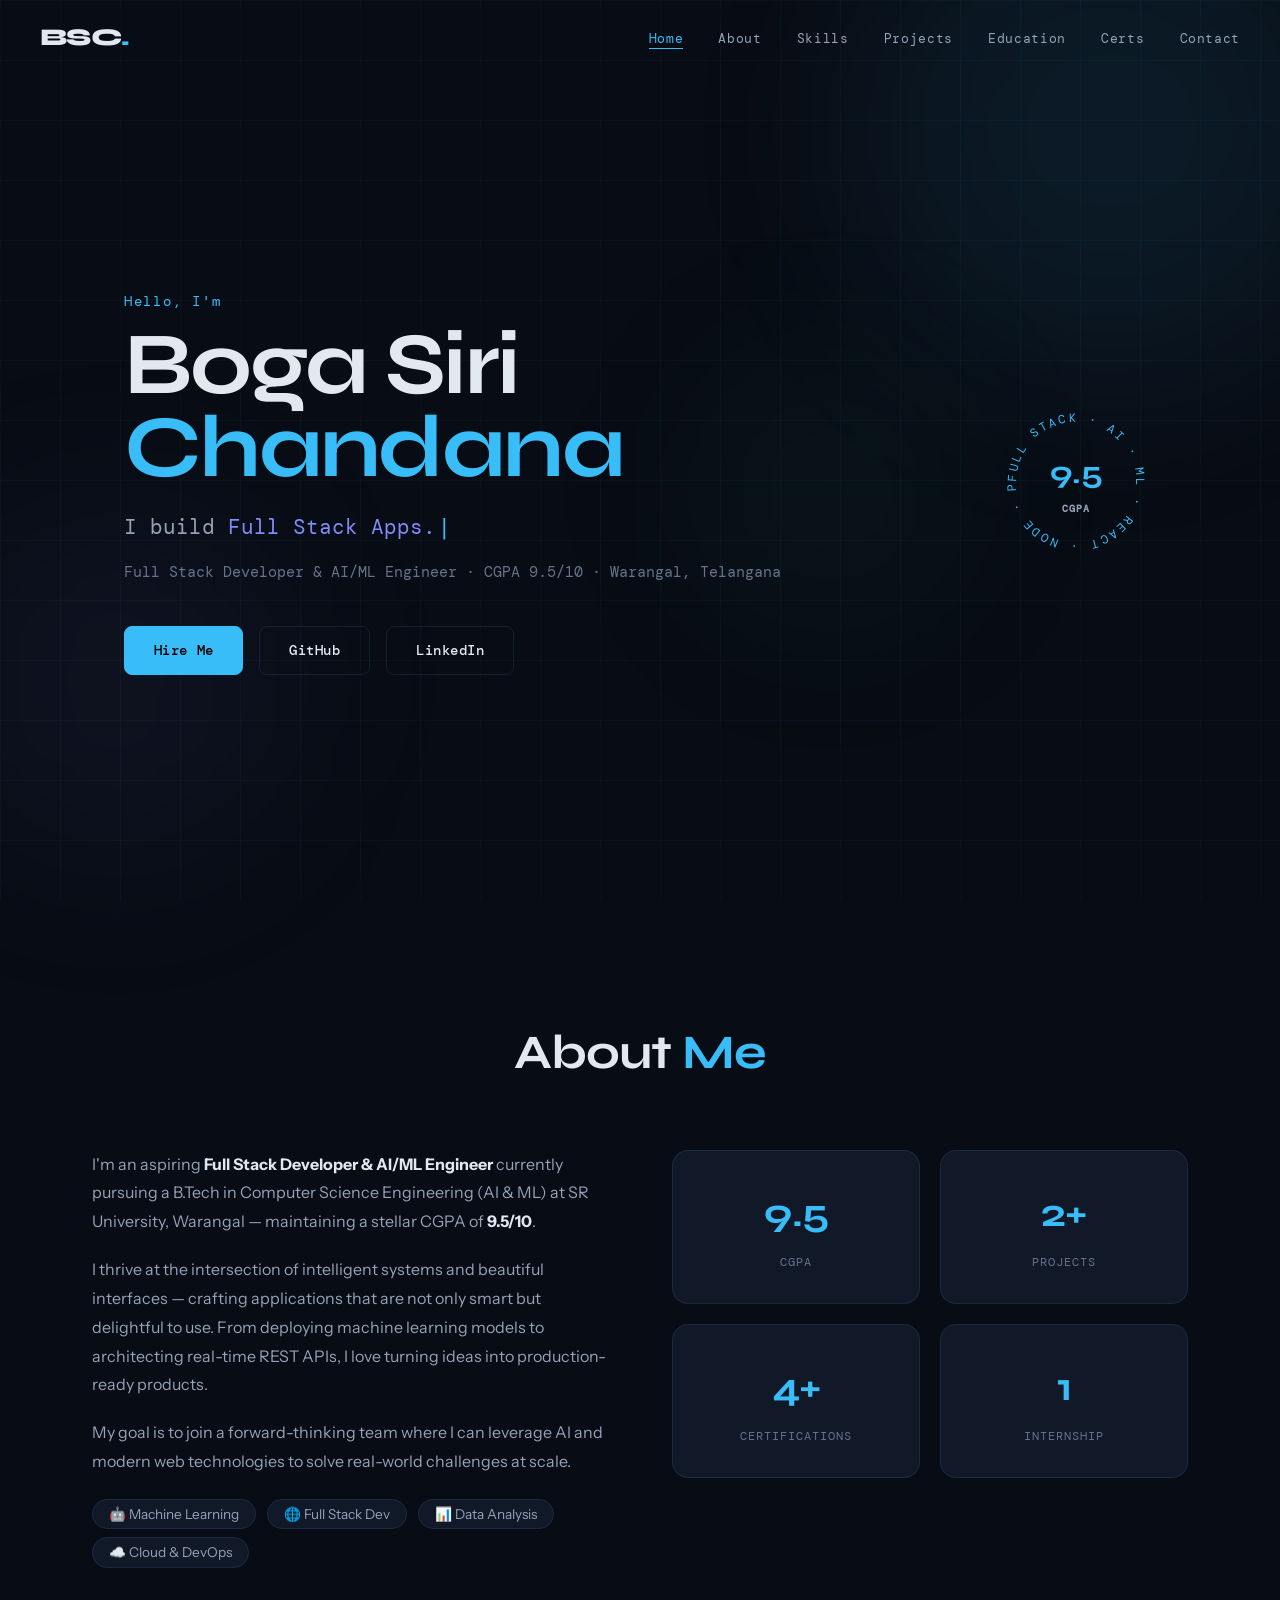
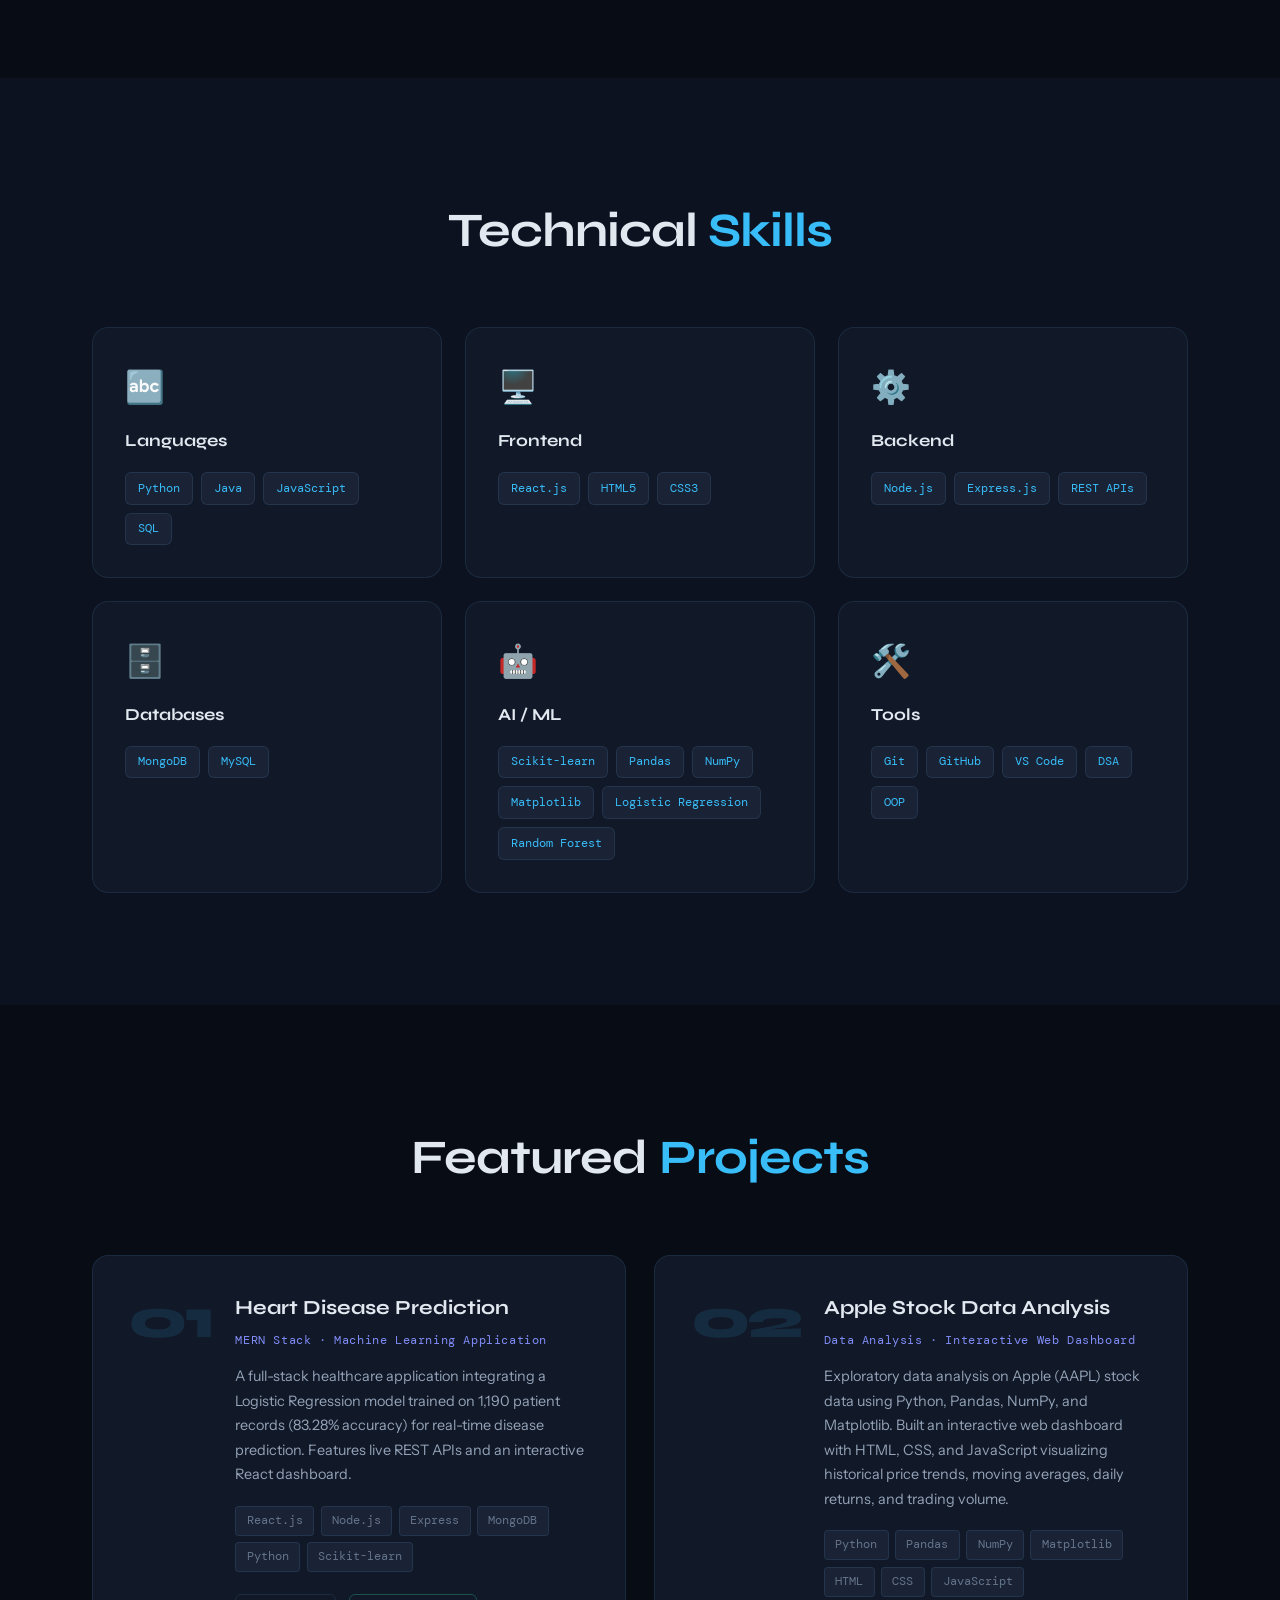
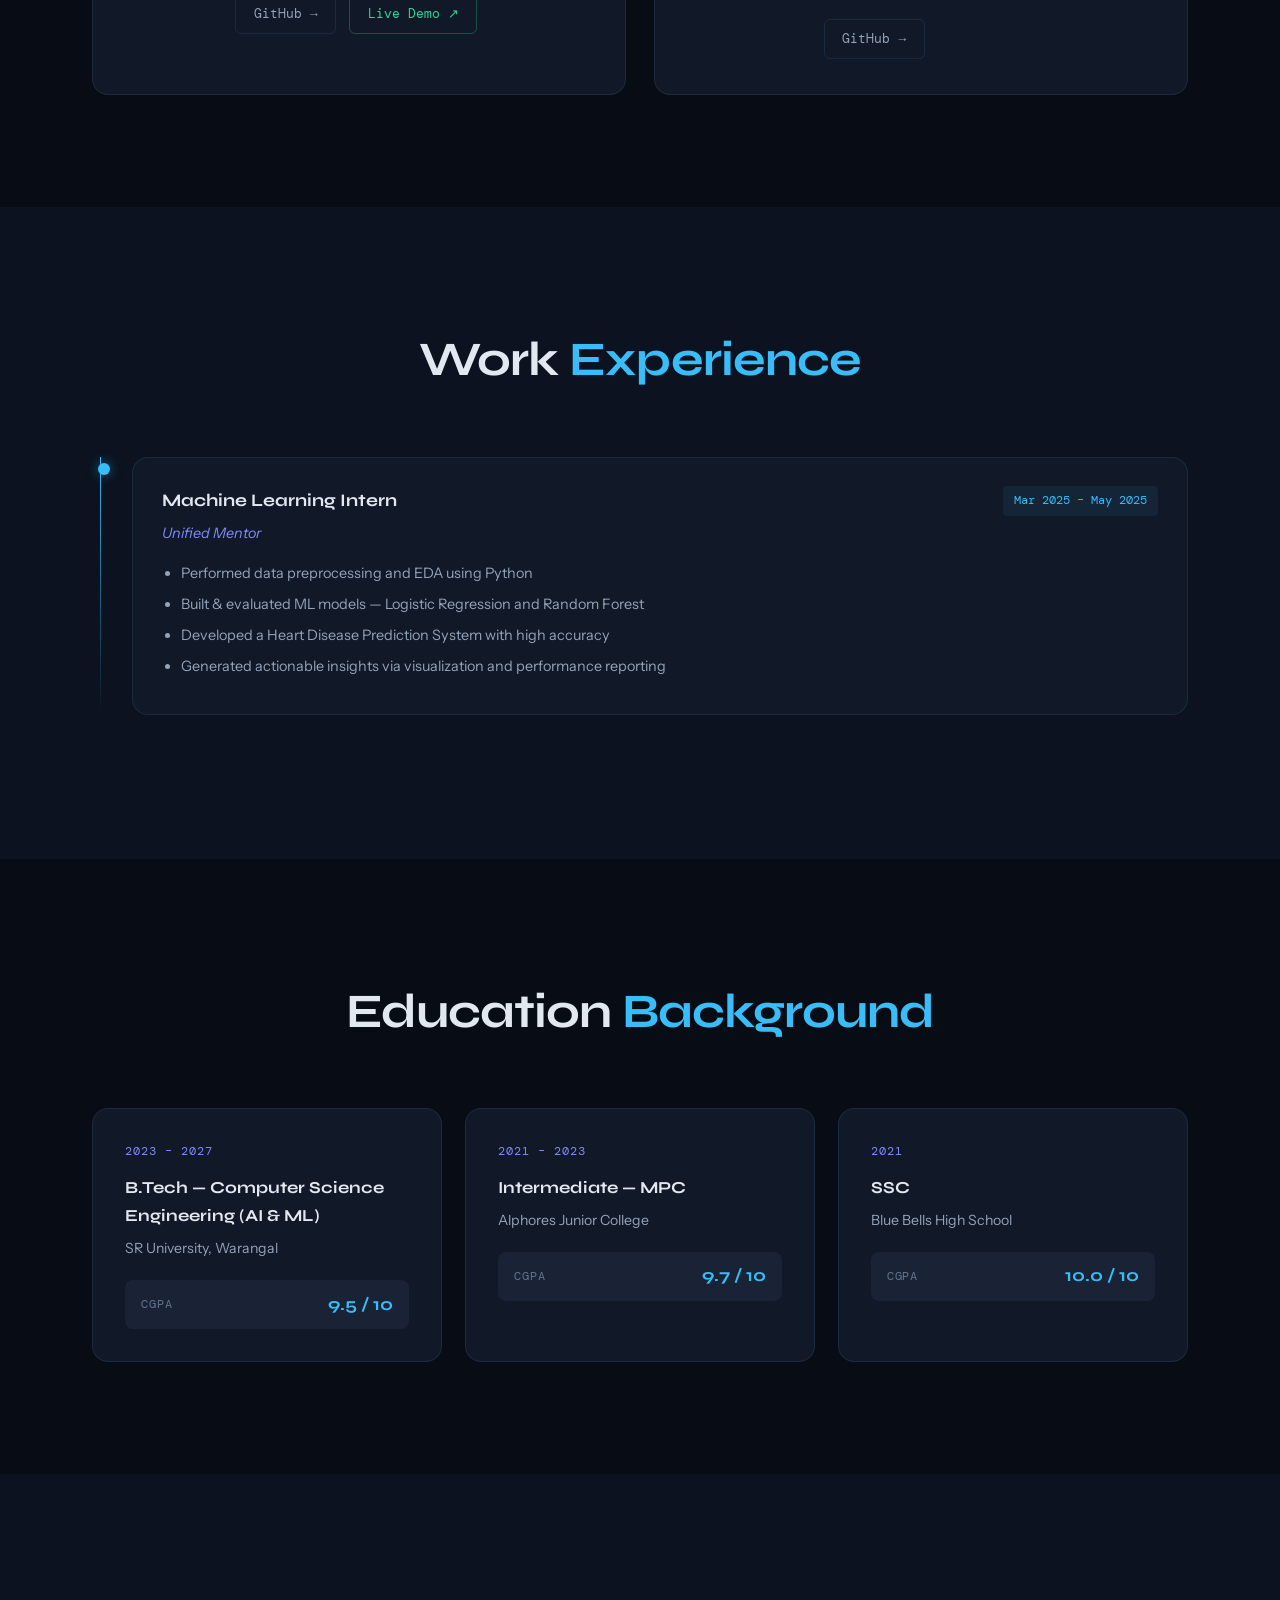
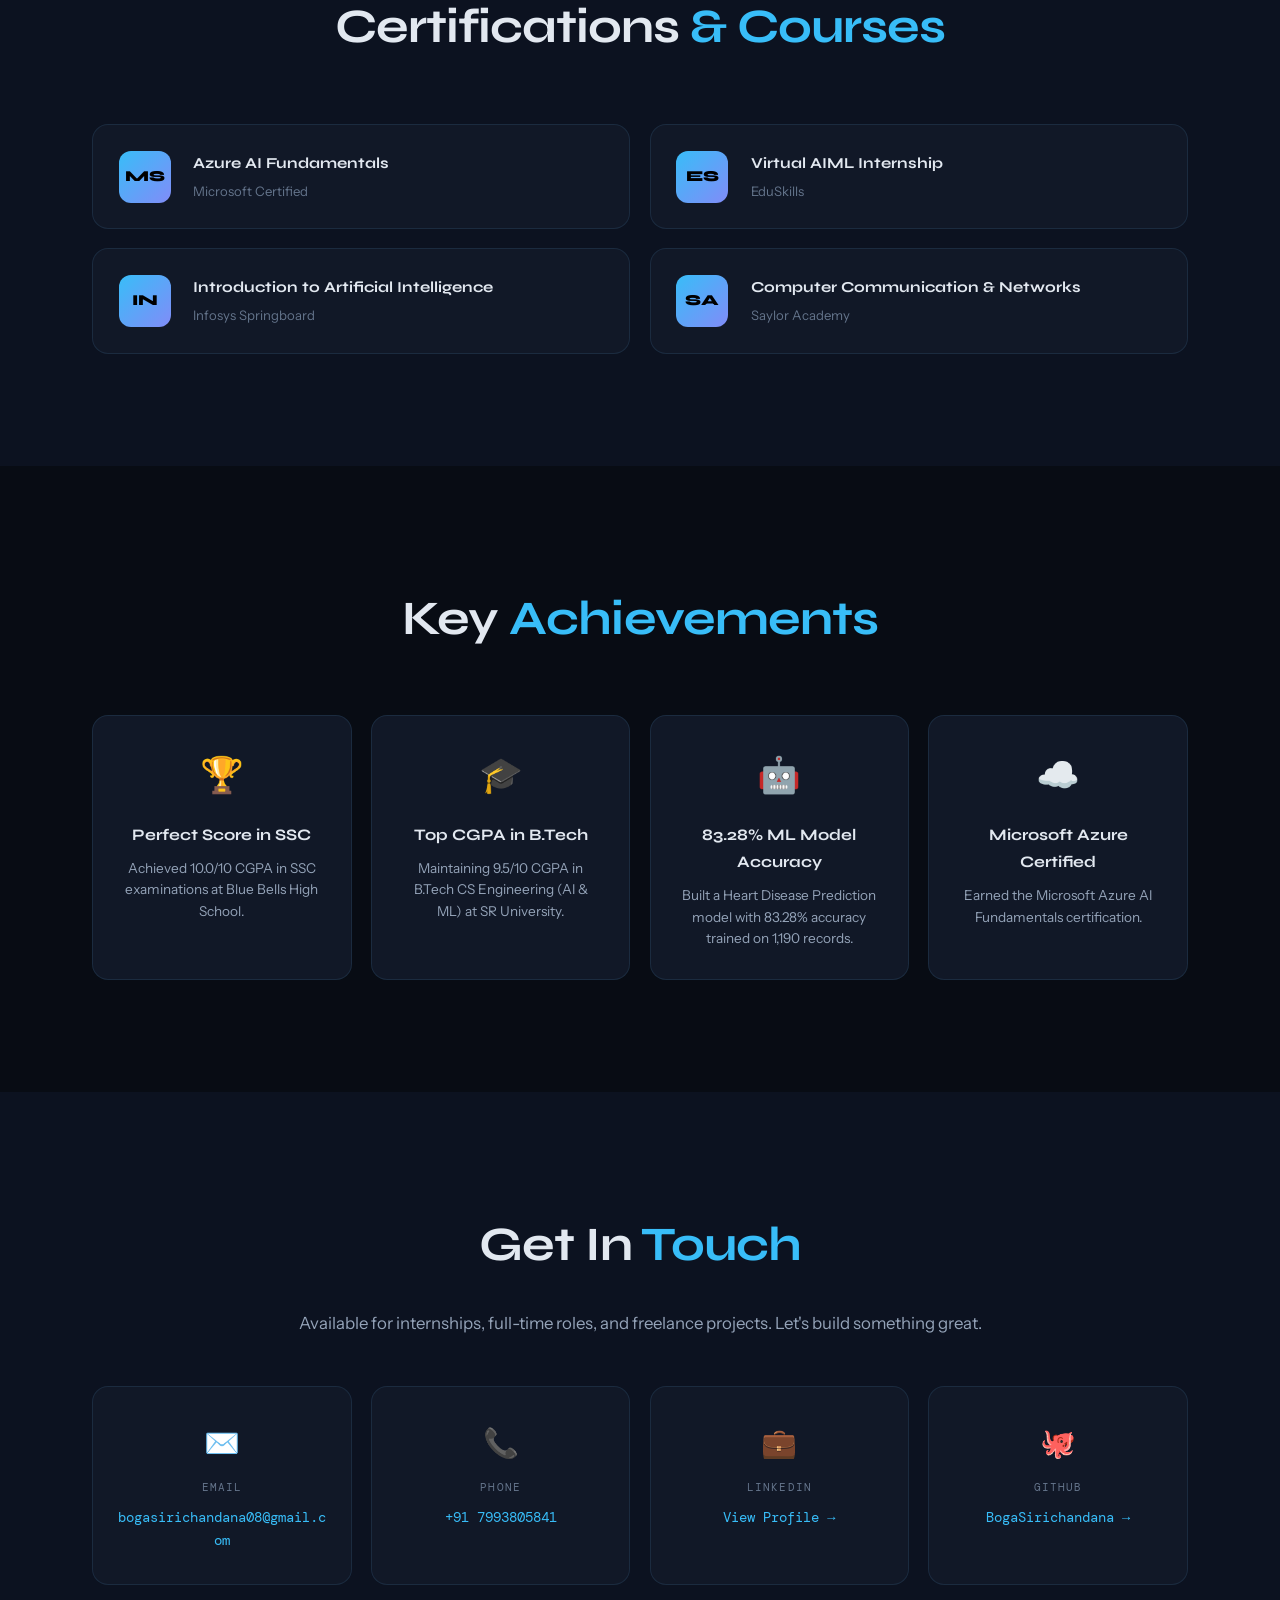
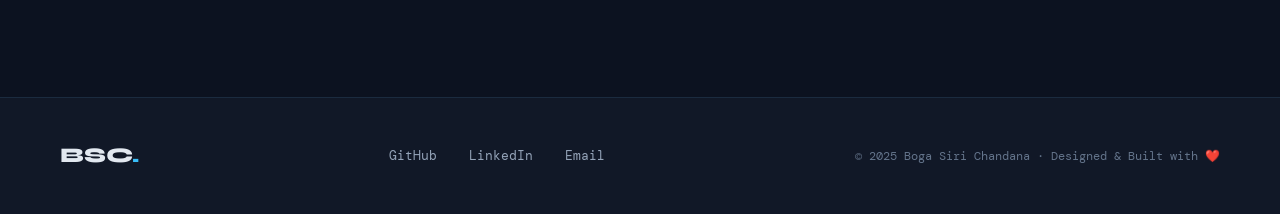
<file: index.html>
<!DOCTYPE html>
<html lang="en">
<head>
  <meta charset="UTF-8" />
  <meta name="viewport" content="width=device-width, initial-scale=1.0" />
  <meta name="description" content="Boga Siri Chandana – Full Stack Developer & AI/ML Engineer. Portfolio showcasing projects, skills, and experience." />
  <meta name="keywords" content="Full Stack Developer, AI ML Engineer, React, Node.js, Python, Portfolio" />
  <meta name="author" content="Boga Siri Chandana" />
  <title>Boga Siri Chandana | Full Stack & AI/ML Developer</title>
  <link rel="preconnect" href="https://fonts.googleapis.com" />
  <link href="https://fonts.googleapis.com/css2?family=Syne:wght@400;600;700;800&family=DM+Mono:wght@300;400;500&family=Instrument+Sans:wght@300;400;500&display=swap" rel="stylesheet" />
  <link rel="stylesheet" href="style.css" />
</head>
<body>

  <!-- ── NAV ──────────────────────────────────────────── -->
  <nav id="navbar">
    <div class="nav-logo">BSC<span class="dot">.</span></div>
    <button class="hamburger" id="hamburger" aria-label="Toggle menu">
      <span></span><span></span><span></span>
    </button>
    <ul class="nav-links" id="nav-links">
      <li><a href="#hero"    class="nav-link">Home</a></li>
      <li><a href="#about"   class="nav-link">About</a></li>
      <li><a href="#skills"  class="nav-link">Skills</a></li>
      <li><a href="#projects" class="nav-link">Projects</a></li>
      <li><a href="#education" class="nav-link">Education</a></li>
      <li><a href="#certifications" class="nav-link">Certs</a></li>
      <li><a href="#contact" class="nav-link">Contact</a></li>
    </ul>
  </nav>

  <!-- ── HERO ─────────────────────────────────────────── -->
  <section id="hero">
    <div class="hero-grid-overlay"></div>
    <div class="hero-orb orb1"></div>
    <div class="hero-orb orb2"></div>
    <div class="hero-orb orb3"></div>

    <div class="hero-content reveal">
      <p class="hero-greeting">Hello, I'm</p>
      <h1 class="hero-name">Boga Siri<br><span class="accent">Chandana</span></h1>
      <div class="hero-typing-wrapper">
        <span class="hero-static">I build&nbsp;</span>
        <span class="typing-text" id="typing"></span><span class="cursor">|</span>
      </div>
      <p class="hero-sub">Full Stack Developer &amp; AI/ML Engineer · CGPA 9.5/10 · Warangal, Telangana</p>
      <div class="hero-cta">
        <a href="mailto:bogasirichandana08@gmail.com" class="btn btn-primary">Hire Me</a>
        <a href="https://github.com/BogaSirichandana" target="_blank" class="btn btn-outline">GitHub</a>
        <a href="https://www.linkedin.com/in/siri-chandana-boga-429791287/" target="_blank" class="btn btn-outline">LinkedIn</a>
      </div>
    </div>

    <div class="hero-badge reveal">
      <div class="badge-ring">
        <svg viewBox="0 0 120 120" class="badge-svg">
          <defs>
            <path id="circle-text" d="M 60,60 m -45,0 a 45,45 0 1,1 90,0 a 45,45 0 1,1 -90,0" />
          </defs>
          <text class="badge-text-path">
            <textPath href="#circle-text">FULL STACK · AI · ML · REACT · NODE · PYTHON ·</textPath>
          </text>
        </svg>
        <div class="badge-center">9.5<br><small>CGPA</small></div>
      </div>
    </div>
  </section>

  <!-- ── ABOUT ─────────────────────────────────────────── -->
  <section id="about" class="section">
    <div class="container">
      <h2 class="section-title reveal">About <span class="accent">Me</span></h2>
      <div class="about-grid">
        <div class="about-text reveal">
          <p>I'm an aspiring <strong>Full Stack Developer & AI/ML Engineer</strong> currently pursuing a B.Tech in Computer Science Engineering (AI & ML) at SR University, Warangal — maintaining a stellar CGPA of <strong>9.5/10</strong>.</p>
          <p>I thrive at the intersection of intelligent systems and beautiful interfaces — crafting applications that are not only smart but delightful to use. From deploying machine learning models to architecting real-time REST APIs, I love turning ideas into production-ready products.</p>
          <p>My goal is to join a forward-thinking team where I can leverage AI and modern web technologies to solve real-world challenges at scale.</p>
          <ul class="about-interests"> 
            <li><span class="pill">🤖 Machine Learning</span></li>
            <li><span class="pill">🌐 Full Stack Dev</span></li>
            <li><span class="pill">📊 Data Analysis</span></li>
            <li><span class="pill">☁️ Cloud & DevOps</span></li>
          </ul>
        </div>
        <div class="about-stats reveal">
          <div class="stat-card">
            <span class="stat-num">9.5</span>
            <span class="stat-label">CGPA</span>
          </div>
          <div class="stat-card">
            <span class="stat-num">2+</span>
            <span class="stat-label">Projects</span>
          </div>
          <div class="stat-card">
            <span class="stat-num">4+</span>
            <span class="stat-label">Certifications</span>
          </div>
          <div class="stat-card">
            <span class="stat-num">1</span>
            <span class="stat-label">Internship</span>
          </div>
        </div>
      </div>
    </div>
  </section>

  <!-- ── SKILLS ─────────────────────────────────────────── -->
  <section id="skills" class="section section-alt">
    <div class="container">
      <h2 class="section-title reveal">Technical <span class="accent">Skills</span></h2>
      <div class="skills-grid">

        <div class="skill-card reveal">
          <div class="skill-icon">🔤</div>
          <h3>Languages</h3>
          <div class="skill-tags">
            <span>Python</span><span>Java</span><span>JavaScript</span><span>SQL</span>
          </div>
        </div>

        <div class="skill-card reveal">
          <div class="skill-icon">🖥️</div>
          <h3>Frontend</h3>
          <div class="skill-tags">
            <span>React.js</span><span>HTML5</span><span>CSS3</span>
          </div>
        </div>

        <div class="skill-card reveal">
          <div class="skill-icon">⚙️</div>
          <h3>Backend</h3>
          <div class="skill-tags">
            <span>Node.js</span><span>Express.js</span><span>REST APIs</span>
          </div>
        </div>

        <div class="skill-card reveal">
          <div class="skill-icon">🗄️</div>
          <h3>Databases</h3>
          <div class="skill-tags">
            <span>MongoDB</span><span>MySQL</span>
          </div>
        </div>

        <div class="skill-card reveal">
          <div class="skill-icon">🤖</div>
          <h3>AI / ML</h3>
          <div class="skill-tags">
            <span>Scikit-learn</span><span>Pandas</span><span>NumPy</span><span>Matplotlib</span><span>Logistic Regression</span><span>Random Forest</span>
          </div>
        </div>

        <div class="skill-card reveal">
          <div class="skill-icon">🛠️</div>
          <h3>Tools</h3>
          <div class="skill-tags">
            <span>Git</span><span>GitHub</span><span>VS Code</span><span>DSA</span><span>OOP</span>
          </div>
        </div>

      </div>
    </div>
  </section>

  <!-- ── PROJECTS ───────────────────────────────────────── -->
  <section id="projects" class="section">
    <div class="container">
      <h2 class="section-title reveal">Featured <span class="accent">Projects</span></h2>
      <div class="projects-grid">

        <article class="project-card reveal">
          <div class="project-number">01</div>
          <div class="project-body">
            <h3>Heart Disease Prediction</h3>
            <p class="project-type">MERN Stack · Machine Learning Application</p>
            <p class="project-desc">A full-stack healthcare application integrating a Logistic Regression model trained on 1,190 patient records (83.28% accuracy) for real-time disease prediction. Features live REST APIs and an interactive React dashboard.</p>
            <div class="project-tech">
              <span>React.js</span><span>Node.js</span><span>Express</span><span>MongoDB</span><span>Python</span><span>Scikit-learn</span>
            </div>
            <div class="project-links">
              <a href="https://github.com/BogaSirichandana/Heart_disease" target="_blank" class="proj-btn">GitHub →</a>
              <a href="https://heart-predictor--BogaSiri.replit.app" target="_blank" class="proj-btn proj-btn-live">Live Demo ↗</a>
            </div>
          </div>
        </article>

        <article class="project-card reveal">
          <div class="project-number">02</div>
          <div class="project-body">
            <h3>Apple Stock Data Analysis</h3>
            <p class="project-type">Data Analysis · Interactive Web Dashboard</p>
            <p class="project-desc">Exploratory data analysis on Apple (AAPL) stock data using Python, Pandas, NumPy, and Matplotlib. Built an interactive web dashboard with HTML, CSS, and JavaScript visualizing historical price trends, moving averages, daily returns, and trading volume.</p>
            <div class="project-tech">
              <span>Python</span><span>Pandas</span><span>NumPy</span><span>Matplotlib</span><span>HTML</span><span>CSS</span><span>JavaScript</span>
            </div>
            <div class="project-links">
              <a href="https://github.com/BogaSirichandana/Apple_Stock_Data_Analysis" target="_blank" class="proj-btn">GitHub →</a>
            </div>
          </div>
        </article>

      </div>
    </div>
  </section>

  <!-- ── EXPERIENCE ─────────────────────────────────────── -->
  <section id="experience" class="section section-alt">
    <div class="container">
      <h2 class="section-title reveal">Work <span class="accent">Experience</span></h2>
      <div class="timeline">
        <div class="timeline-item reveal">
          <div class="timeline-dot"></div>
          <div class="timeline-content">
            <div class="timeline-header">
              <h3>Machine Learning Intern</h3>
              <span class="timeline-date">Mar 2025 – May 2025</span>
            </div>
            <p class="timeline-company">Unified Mentor</p>
            <ul class="timeline-bullets">
              <li>Performed data preprocessing and EDA using Python</li>
              <li>Built & evaluated ML models — Logistic Regression and Random Forest</li>
              <li>Developed a Heart Disease Prediction System with high accuracy</li>
              <li>Generated actionable insights via visualization and performance reporting</li>
            </ul>
          </div>
        </div>
      </div>
    </div>
  </section>

  <!-- ── EDUCATION ─────────────────────────────────────── -->
  <section id="education" class="section">
    <div class="container">
      <h2 class="section-title reveal">Education <span class="accent">Background</span></h2>
      <div class="edu-grid">

        <div class="edu-card reveal">
          <div class="edu-year">2023 – 2027</div>
          <h3>B.Tech — Computer Science Engineering (AI & ML)</h3>
          <p class="edu-inst">SR University, Warangal</p>
          <div class="edu-cgpa">
            <span class="cgpa-label">CGPA</span>
            <span class="cgpa-value">9.5 / 10</span>
          </div>
        </div>

        <div class="edu-card reveal">
          <div class="edu-year">2021 – 2023</div>
          <h3>Intermediate — MPC</h3>
          <p class="edu-inst">Alphores Junior College</p>
          <div class="edu-cgpa">
            <span class="cgpa-label">CGPA</span>
            <span class="cgpa-value">9.7 / 10</span>
          </div>
        </div>

        <div class="edu-card reveal">
          <div class="edu-year">2021</div>
          <h3>SSC</h3>
          <p class="edu-inst">Blue Bells High School</p>
          <div class="edu-cgpa">
            <span class="cgpa-label">CGPA</span>
            <span class="cgpa-value">10.0 / 10</span>
          </div>
        </div>

      </div>
    </div>
  </section>

  <!-- ── CERTIFICATIONS ─────────────────────────────────── -->
  <section id="certifications" class="section section-alt">
    <div class="container">
      <h2 class="section-title reveal">Certifications <span class="accent">&amp; Courses</span></h2>
      <div class="cert-grid">

        <div class="cert-card reveal">
          <div class="cert-badge">MS</div>
          <div class="cert-info">
            <h3>Azure AI Fundamentals</h3>
            <p>Microsoft Certified</p>
          </div>
        </div>

        <div class="cert-card reveal">
          <div class="cert-badge">ES</div>
          <div class="cert-info">
            <h3>Virtual AIML Internship</h3>
            <p>EduSkills</p>
          </div>
        </div>

        <div class="cert-card reveal">
          <div class="cert-badge">IN</div>
          <div class="cert-info">
            <h3>Introduction to Artificial Intelligence</h3>
            <p>Infosys Springboard</p>
          </div>
        </div>

        <div class="cert-card reveal">
          <div class="cert-badge">SA</div>
          <div class="cert-info">
            <h3>Computer Communication &amp; Networks</h3>
            <p>Saylor Academy</p>
          </div>
        </div>

      </div>
    </div>
  </section>

  <!-- ── ACHIEVEMENTS ───────────────────────────────────── -->
  <section id="achievements" class="section">
    <div class="container">
      <h2 class="section-title reveal">Key <span class="accent">Achievements</span></h2>
      <div class="achieve-grid">
        <div class="achieve-card reveal">
          <span class="achieve-icon">🏆</span>
          <h3>Perfect Score in SSC</h3>
          <p>Achieved 10.0/10 CGPA in SSC examinations at Blue Bells High School.</p>
        </div>
        <div class="achieve-card reveal">
          <span class="achieve-icon">🎓</span>
          <h3>Top CGPA in B.Tech</h3>
          <p>Maintaining 9.5/10 CGPA in B.Tech CS Engineering (AI & ML) at SR University.</p>
        </div>
        <div class="achieve-card reveal">
          <span class="achieve-icon">🤖</span>
          <h3>83.28% ML Model Accuracy</h3>
          <p>Built a Heart Disease Prediction model with 83.28% accuracy trained on 1,190 records.</p>
        </div>
        <div class="achieve-card reveal">
          <span class="achieve-icon">☁️</span>
          <h3>Microsoft Azure Certified</h3>
          <p>Earned the Microsoft Azure AI Fundamentals certification.</p>
        </div>
      </div>
    </div>
  </section>

  <!-- ── CONTACT ────────────────────────────────────────── -->
  <section id="contact" class="section section-alt">
    <div class="container">
      <h2 class="section-title reveal">Get In <span class="accent">Touch</span></h2>
      <p class="contact-sub reveal">Available for internships, full-time roles, and freelance projects. Let's build something great.</p>
      <div class="contact-cards reveal">
        <a href="mailto:bogasirichandana08@gmail.com" class="contact-card">
          <span class="contact-icon">✉️</span>
          <span class="contact-label">Email</span>
          <span class="contact-value">bogasirichandana08@gmail.com</span>
        </a>
        <a href="tel:+917993805841" class="contact-card">
          <span class="contact-icon">📞</span>
          <span class="contact-label">Phone</span>
          <span class="contact-value">+91 7993805841</span>
        </a>
        <a href="https://www.linkedin.com/in/siri-chandana-boga-429791287/" target="_blank" class="contact-card">
          <span class="contact-icon">💼</span>
          <span class="contact-label">LinkedIn</span>
          <span class="contact-value">View Profile →</span>
        </a>
        <a href="https://github.com/BogaSirichandana" target="_blank" class="contact-card">
          <span class="contact-icon">🐙</span>
          <span class="contact-label">GitHub</span>
          <span class="contact-value">BogaSirichandana →</span>
        </a>
      </div>
    </div>
  </section>

  <!-- ── FOOTER ─────────────────────────────────────────── -->
  <footer id="footer">
    <div class="footer-inner">
      <div class="footer-logo">BSC<span class="dot">.</span></div>
      <div class="footer-links">
        <a href="https://github.com/BogaSirichandana" target="_blank">GitHub</a>
        <a href="https://www.linkedin.com/in/siri-chandana-boga-429791287/" target="_blank">LinkedIn</a>
        <a href="mailto:bogasirichandana08@gmail.com">Email</a>
      </div>
      <p class="footer-copy">&copy; 2025 Boga Siri Chandana · Designed &amp; Built with ❤️</p>
    </div>
  </footer>

  <div class="scroll-progress" id="scrollProgress"></div>
  <button class="back-to-top" id="backToTop" aria-label="Back to top">↑</button>

  <script src="script.js"></script>
</body>
</html>
</file>
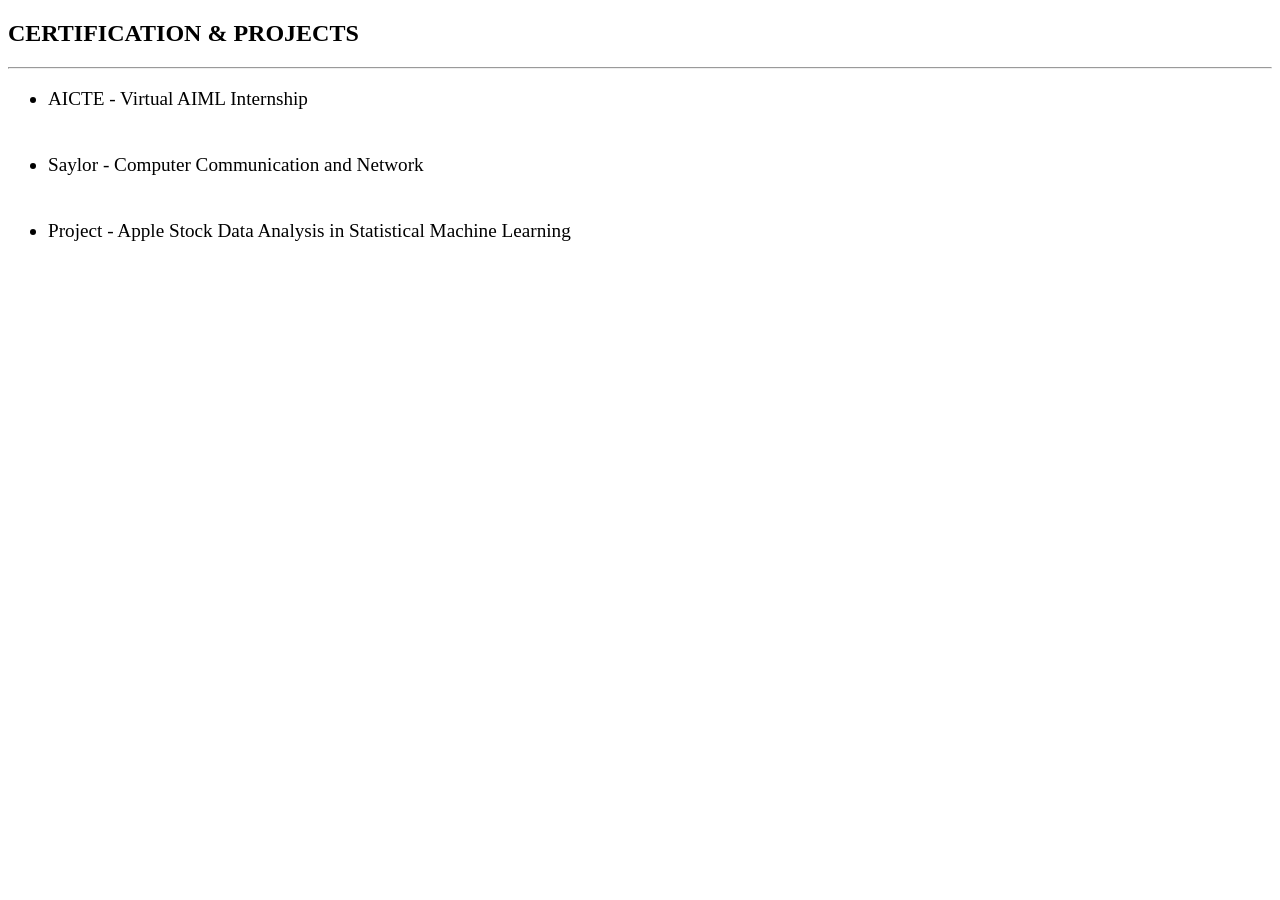
<file: certificates and projects.html>
<!DOCTYPE html>
<html lang="en">
<head>
    <meta charset="UTF-8">
    <meta name="viewport" content="width=device-width, initial-scale=1.0">
    <title>Document</title>
</head>
<body>
    <header><h2>CERTIFICATION & PROJECTS</h2></header>
    <hr>
    <main>
    <section>
    <big><ul>
        <li>AICTE - Virtual AIML Internship</li>  
    <br>
    <br>
        <li>Saylor - Computer Communication and Network</li> 
    <br>
    <br>
        <li>Project - Apple Stock Data Analysis in Statistical Machine Learning</li> 
    </section>
    </main>
</body>
</html>
</file>
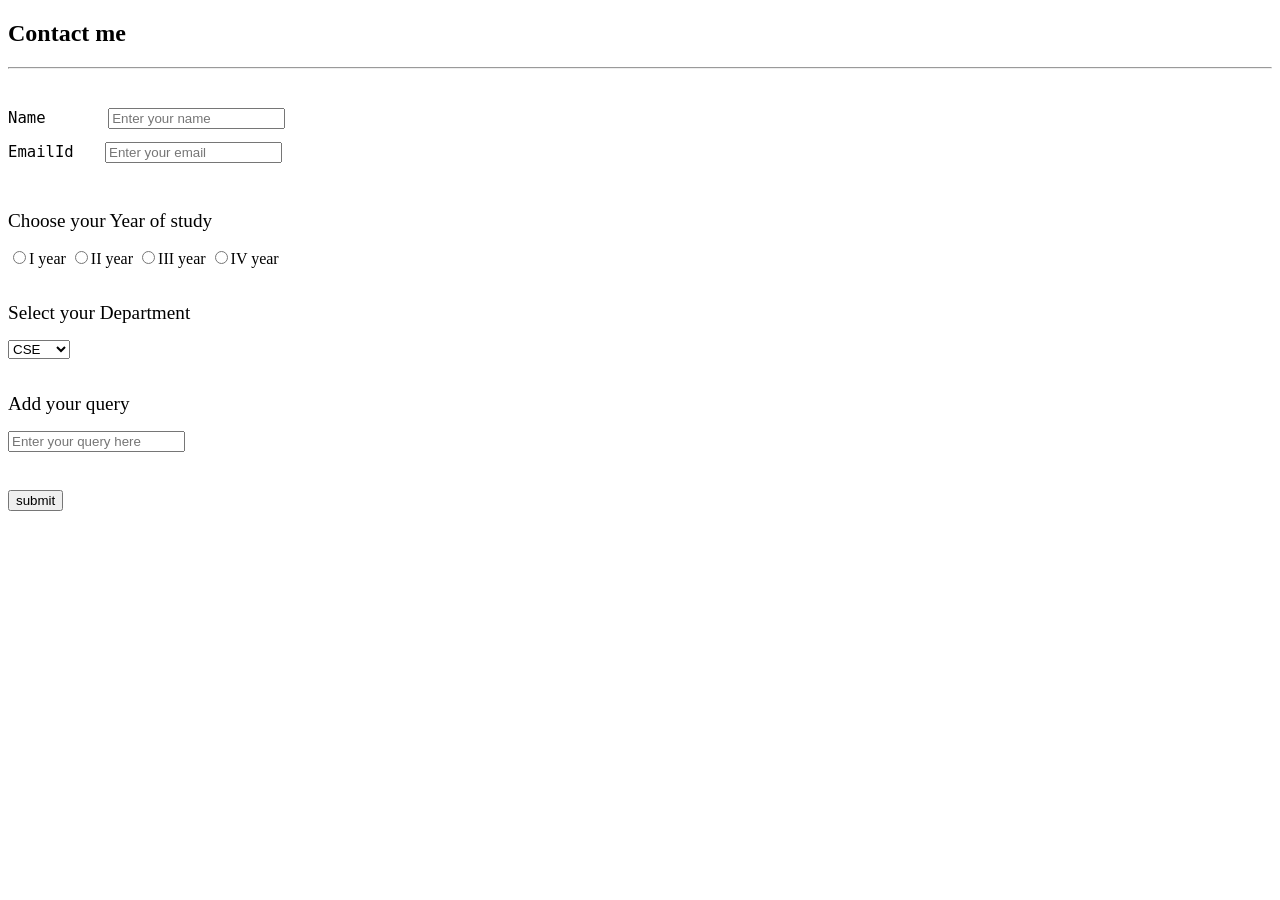
<file: contactme.html>
<!DOCTYPE html>
<html lang="en">
<head>
    <meta charset="UTF-8">
    <meta name="viewport" content="width=device-width, initial-scale=1.0">
    <title>Document</title>
</head>
<body>
    <header><h2><b> Contact me </b></h2></header>
    <hr>
    <br>
    <main>
    <form>
        <section>
            <pre><big>Name</big>        <input type="text" placeholder="Enter your name" ></pre>
        </section>
        <section>
            <pre><big>EmailId</big>    <input type="password" placeholder="Enter your email"></pre>
        </section>
        <br>
        <section>
            <p><big> Choose your Year of study </big></p>
        <label>
            <input type="radio" value="I year" name="year">I year
            <input type="radio" value="II year" name="year">II year
            <input type="radio" value="III year" name="year">III year
            <input type="radio" value="IV year" name="year">IV year
        </label>
        </section>
        <br>
        <section>
            <p><big> Select your Department </big></p>
        <select name="dept" id="dept">
            <option value="CSE">CSE</option>
            <option value="ECE">ECE</option>
            <option value="CIVIL">CIVIL</option>
            <option value="MECH">MECH</option>
        </select>
        </section>
        <br>
        <section>
            <p><big> Add your query </big></p>
        <input type="text" placeholder="Enter your query here">
        </section>
        <br>
        <br>
        <big><input type="submit" value="submit"></big>
    </form>
    </main>
    <footer> </footer>
</body>
</html>
</file>
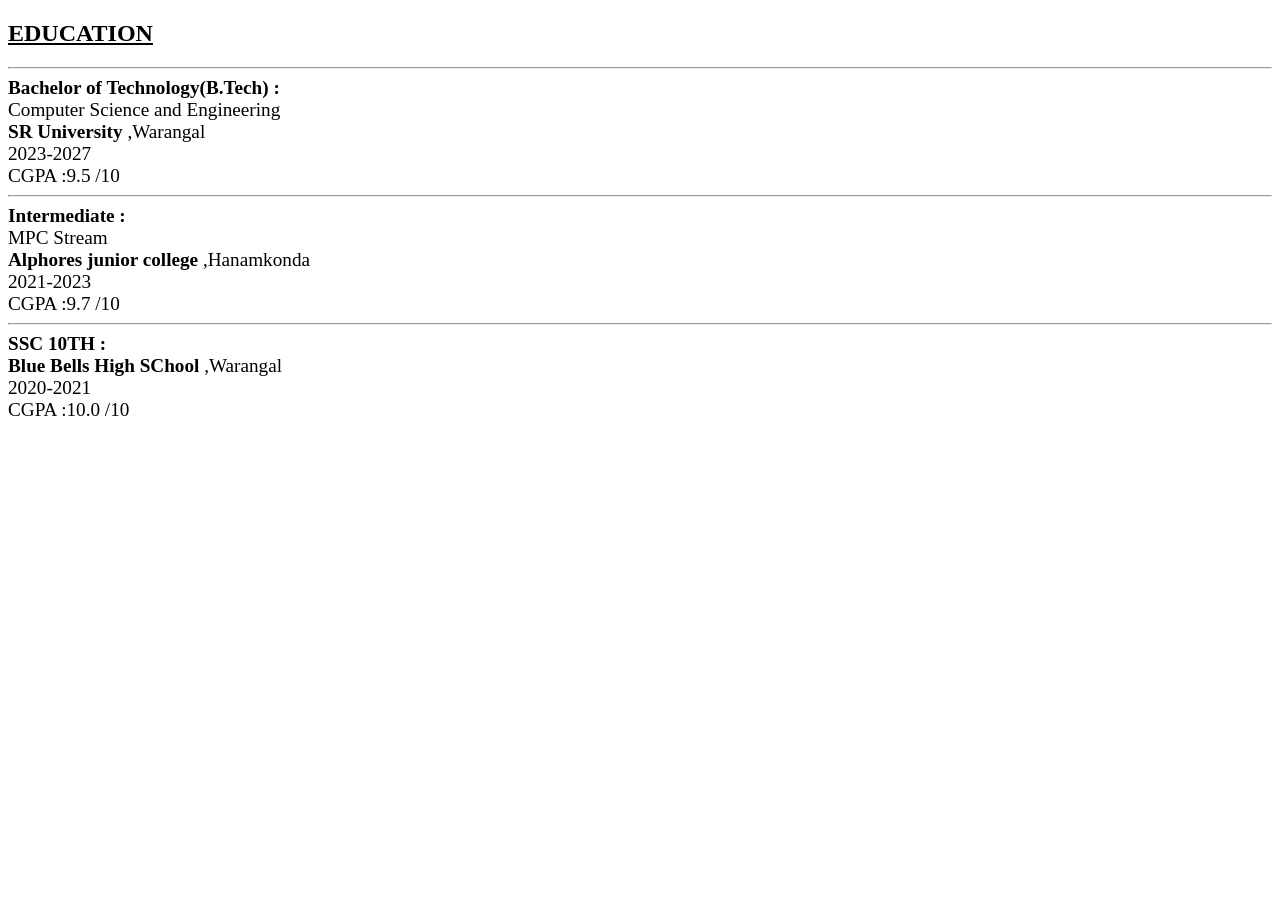
<file: education.html>
<!DOCTYPE html>
<html lang="en">
<head>
    <meta charset="UTF-8">
    <meta name="viewport" content="width=device-width, initial-scale=1.0">
    <title>Document</title>
</head>
<body>
    <header><h2><u>EDUCATION </u></h2></header>
    <hr>
    <main>
    <section><big><b> Bachelor of Technology(B.Tech)   :</b></big>
    <br>
    <big>Computer Science and Engineering</big>
    <br>
    <big><b> SR University </b>,Warangal</big>
    <br>
    <big>2023-2027 </big>   
    <br>
    <big>CGPA :9.5 /10</big>
    </section>
    <hr>
    <section><big><b> Intermediate    :</b></big>
    <br>
    <big>MPC Stream</big>
    <br>
    <big><b> Alphores junior college </b>,Hanamkonda</big>
    <br>
    <big>2021-2023 </big>   
    <br>
    <big>CGPA :9.7 /10</big></section>
    <hr>
    <section><big><b> SSC 10TH    :</b></big>
    <br>
    <big><b> Blue Bells High SChool </b>,Warangal</big>
    <br>
    <big>2020-2021 </big>   
    <br>
    <big>CGPA :10.0 /10</big></section>
    </main>
    
</body>
</html>
</file>
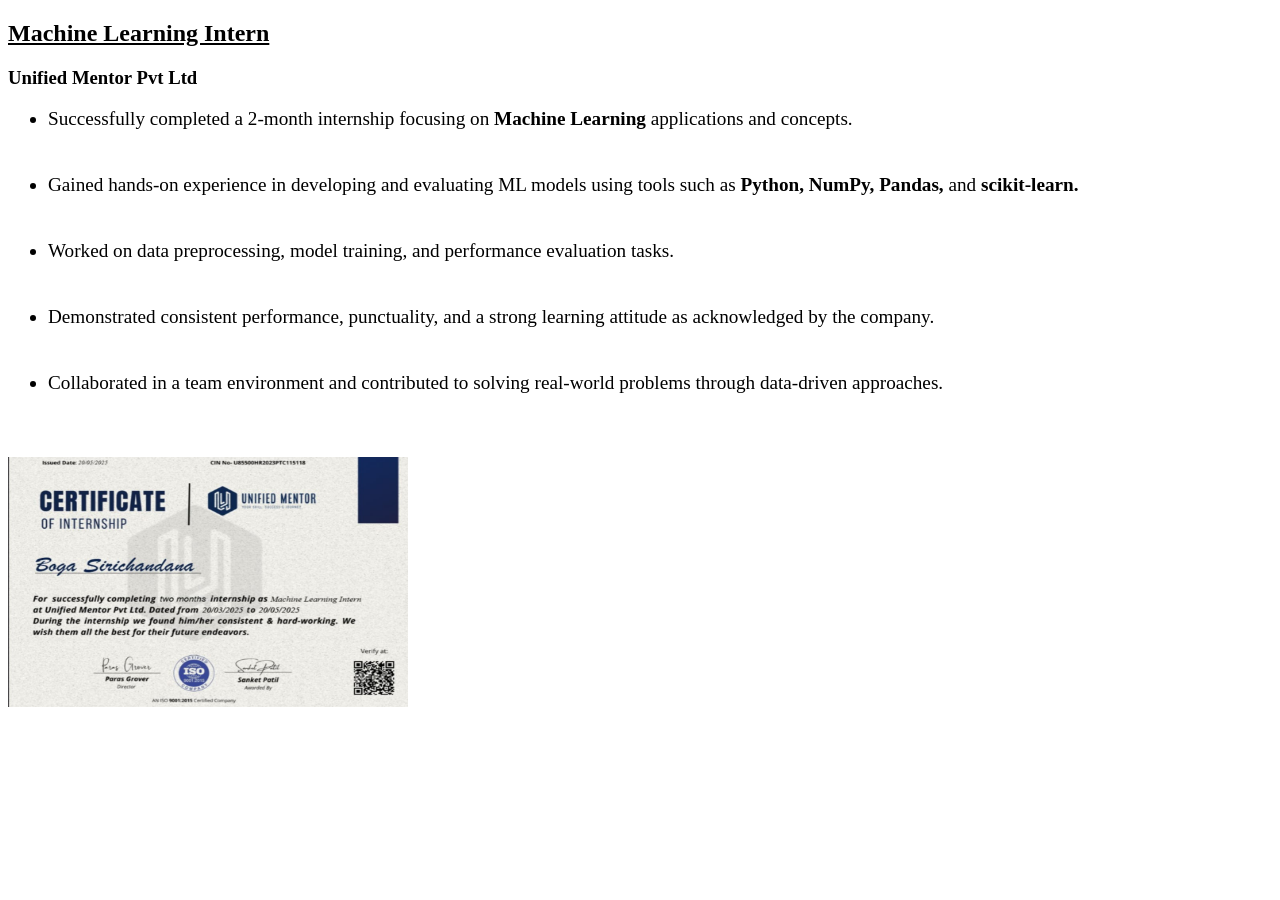
<file: experience.html>
<!DOCTYPE html>
<html lang="en">
<head>
    <meta charset="UTF-8">
    <meta name="viewport" content="width=device-width, initial-scale=1.0">
    <title>Document</title>
</head>
<body>
    <header><h2><u> Machine Learning Intern </u></h2></header>
    <main><h3><b>Unified Mentor Pvt Ltd</b></h3>
    <big><ul>
        <li>Successfully completed a 2-month internship focusing on<b> Machine Learning </b>applications and concepts.</li>
    <br>
    <br>

        <li>Gained hands-on experience in developing and evaluating ML models using tools such as<b> Python, NumPy, Pandas, </b>and<b> scikit-learn.</b></li>
    <br>
    <br>
        <li>Worked on data preprocessing, model training, and performance evaluation tasks.</li>
    <br>
    <br>
        <li> Demonstrated consistent performance, punctuality, and a strong learning attitude as acknowledged by the company.</li>
    <br>
    <br>
        <li>Collaborated in a team environment and contributed to solving real-world problems through data-driven approaches.</li>
    <br>
    <br>
    </main>
    <img src="/internship.jpg" alt = Internship Certificate height="250" width="400">
</body>
</html>
</file>
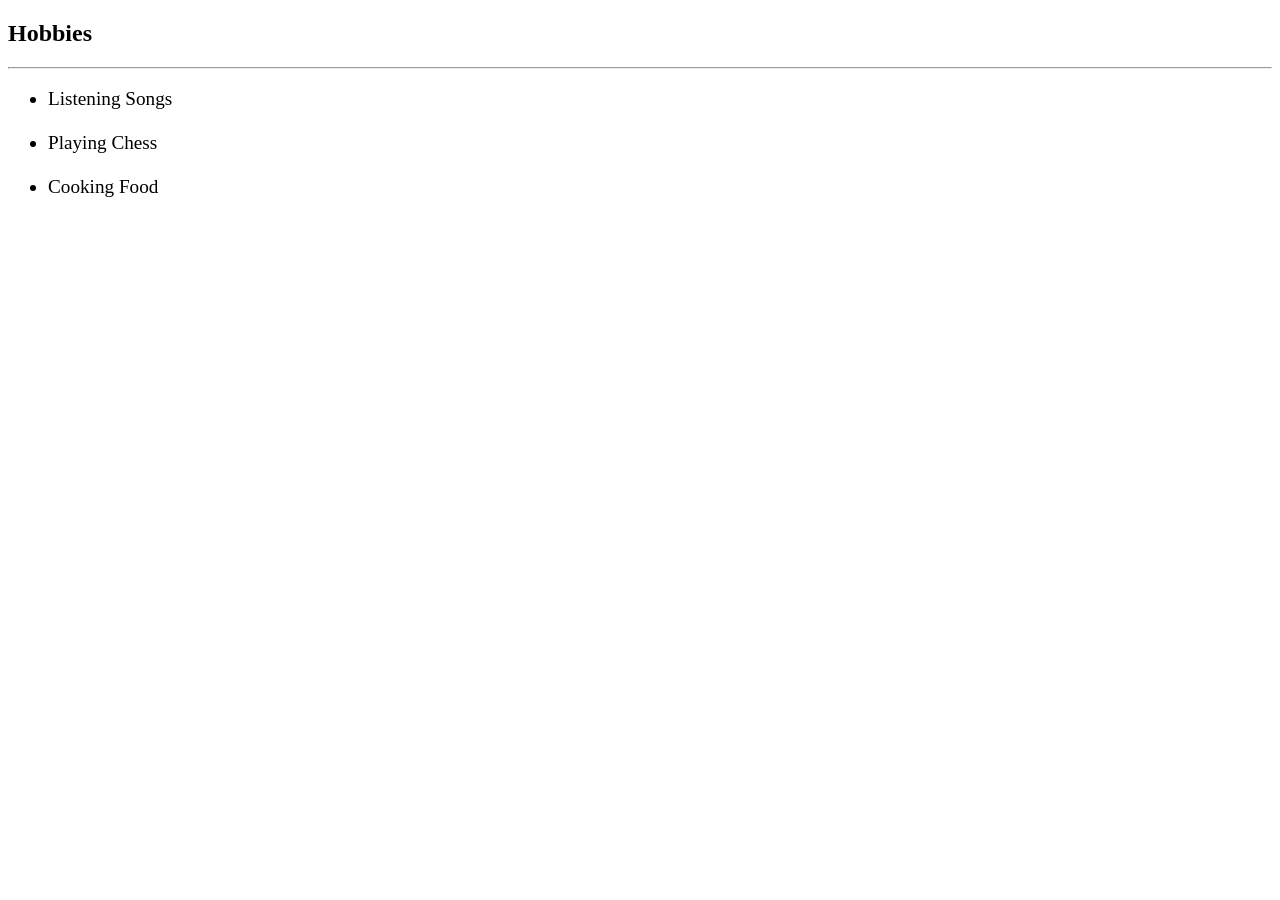
<file: hobbies.html>
<!DOCTYPE html>
<html lang="en">
<head>
    <meta charset="UTF-8">
    <meta name="viewport" content="width=device-width, initial-scale=1.0">
    <title>Document</title>
</head>
<body>
    <header><h2>Hobbies</h2></header>
    <hr>
    <main>
    <section>
        <big>
        <ul><li>Listening Songs </li>
        <br>
        <li>Playing Chess</li>
        <br>
        <li>Cooking Food</li>
        </ul>
        </big>
    </section>
    </main>
</body>
</html>
</file>
<file: style.css>
/* ── VARIABLES & RESET ─────────────────────────────────────── */
:root {
  --bg:          #080c14;
  --bg-alt:      #0c1220;
  --surface:     #111827;
  --surface2:    #1a2235;
  --border:      rgba(99,179,237,0.12);
  --accent:      #38bdf8;
  --accent2:     #818cf8;
  --accent3:     #34d399;
  --text:        #e2e8f0;
  --text-muted:  #94a3b8;
  --text-dim:    #64748b;
  --font-head:   'Syne', sans-serif;
  --font-mono:   'DM Mono', monospace;
  --font-body:   'Instrument Sans', sans-serif;
  --radius:      16px;
  --radius-sm:   10px;
  --shadow:      0 8px 40px rgba(0,0,0,0.45);
  --glow:        0 0 40px rgba(56,189,248,0.18);
  --transition:  0.35s cubic-bezier(0.4,0,0.2,1);
}

*, *::before, *::after { box-sizing: border-box; margin: 0; padding: 0; }

html { scroll-behavior: smooth; font-size: 16px; }

body {
  background: var(--bg);
  color: var(--text);
  font-family: var(--font-body);
  line-height: 1.7;
  overflow-x: hidden;
}

a { text-decoration: none; color: inherit; }
ul { list-style: none; }
img { max-width: 100%; display: block; }

.accent { color: var(--accent); }
.dot    { color: var(--accent); }

.container {
  max-width: 1160px;
  margin: 0 auto;
  padding: 0 2rem;
}

/* ── SCROLL PROGRESS ─────────────────────────────────────── */
.scroll-progress {
  position: fixed;
  top: 0; left: 0;
  height: 3px;
  background: linear-gradient(90deg, var(--accent), var(--accent2));
  width: 0%;
  z-index: 9999;
  transition: width 0.1s;
}

/* ── BACK TO TOP ─────────────────────────────────────────── */
.back-to-top {
  position: fixed;
  bottom: 2rem; right: 2rem;
  width: 44px; height: 44px;
  border-radius: 50%;
  background: var(--surface2);
  border: 1px solid var(--border);
  color: var(--accent);
  font-size: 1.1rem;
  cursor: pointer;
  opacity: 0;
  pointer-events: none;
  transition: var(--transition);
  z-index: 900;
}
.back-to-top.visible { opacity: 1; pointer-events: all; }
.back-to-top:hover { background: var(--accent); color: #000; transform: translateY(-3px); }

/* ── NAV ─────────────────────────────────────────────────── */
#navbar {
  position: fixed;
  top: 0; left: 0; right: 0;
  z-index: 1000;
  display: flex;
  align-items: center;
  justify-content: space-between;
  padding: 1.1rem 2.5rem;
  transition: background 0.4s, backdrop-filter 0.4s, box-shadow 0.4s;
}
#navbar.scrolled {
  background: rgba(8,12,20,0.85);
  backdrop-filter: blur(18px);
  box-shadow: 0 1px 0 var(--border);
}
.nav-logo {
  font-family: var(--font-head);
  font-weight: 800;
  font-size: 1.5rem;
  letter-spacing: -0.03em;
  color: var(--text);
}
.nav-links {
  display: flex;
  gap: 2.2rem;
  align-items: center;
}
.nav-link {
  font-family: var(--font-mono);
  font-size: 0.8rem;
  letter-spacing: 0.05em;
  color: var(--text-muted);
  transition: color var(--transition);
  position: relative;
  padding-bottom: 2px;
}
.nav-link::after {
  content: '';
  position: absolute;
  bottom: 0; left: 0;
  width: 0; height: 1px;
  background: var(--accent);
  transition: width var(--transition);
}
.nav-link:hover { color: var(--accent); }
.nav-link:hover::after { width: 100%; }

.hamburger {
  display: none;
  flex-direction: column;
  gap: 5px;
  background: none;
  border: none;
  cursor: pointer;
  padding: 4px;
  z-index: 1100;
}
.hamburger span {
  display: block;
  width: 24px; height: 2px;
  background: var(--text);
  border-radius: 2px;
  transition: var(--transition);
}
.hamburger.open span:nth-child(1) { transform: translateY(7px) rotate(45deg); }
.hamburger.open span:nth-child(2) { opacity: 0; }
.hamburger.open span:nth-child(3) { transform: translateY(-7px) rotate(-45deg); }

/* ── SECTIONS ───────────────────────────────────────────── */
.section { padding: 7rem 0; }
.section-alt { background: var(--bg-alt); }

.section-title {
  font-family: var(--font-head);
  font-size: clamp(2rem, 5vw, 3rem);
  font-weight: 700;
  letter-spacing: -0.02em;
  margin-bottom: 3.5rem;
  text-align: center;
}

/* ── REVEAL ANIMATION ───────────────────────────────────── */
.reveal {
  opacity: 0;
  transform: translateY(40px);
  transition: opacity 0.7s ease, transform 0.7s ease;
}
.reveal.visible {
  opacity: 1;
  transform: translateY(0);
}

/* ── HERO ────────────────────────────────────────────────── */
#hero {
  min-height: 100vh;
  display: grid;
  grid-template-columns: 1fr auto;
  align-items: center;
  padding: 8rem 4rem 4rem;
  position: relative;
  overflow: hidden;
  gap: 3rem;
  max-width: 1160px;
  margin: 0 auto;
}

.hero-grid-overlay {
  position: fixed;
  inset: 0;
  background-image:
    linear-gradient(rgba(56,189,248,0.04) 1px, transparent 1px),
    linear-gradient(90deg, rgba(56,189,248,0.04) 1px, transparent 1px);
  background-size: 60px 60px;
  pointer-events: none;
  z-index: 0;
}

.hero-orb {
  position: fixed;
  border-radius: 50%;
  filter: blur(90px);
  pointer-events: none;
  z-index: 0;
}
.orb1 { width: 500px; height: 500px; background: rgba(56,189,248,0.08); top: -120px; right: -80px; }
.orb2 { width: 350px; height: 350px; background: rgba(129,140,248,0.06); bottom: 5%; left: -60px; }
.orb3 { width: 260px; height: 260px; background: rgba(52,211,153,0.05); top: 40%; right: 25%; }

.hero-content { position: relative; z-index: 1; }
.hero-greeting {
  font-family: var(--font-mono);
  font-size: 0.9rem;
  color: var(--accent);
  letter-spacing: 0.12em;
  margin-bottom: 0.6rem;
}
.hero-name {
  font-family: var(--font-head);
  font-size: clamp(3.5rem, 8vw, 5.5rem);
  font-weight: 700;
  line-height: 0.95;
  letter-spacing: -0.03em;
  margin-bottom: 1.2rem;
}
.hero-typing-wrapper {
  font-family: var(--font-mono);
  font-size: clamp(1rem, 2.5vw, 1.3rem);
  color: var(--text-muted);
  margin-bottom: 1rem;
  display: flex;
  align-items: center;
}
.typing-text { color: var(--accent2); }
.cursor {
  color: var(--accent);
  animation: blink 1s step-end infinite;
  margin-left: 2px;
}
@keyframes blink { 50% { opacity: 0; } }

.hero-sub {
  font-size: 0.95rem;
  color: var(--text-dim);
  margin-bottom: 2.5rem;
  font-family: var(--font-mono);
}
.hero-cta { display: flex; gap: 1rem; flex-wrap: wrap; }

/* ── BUTTONS ─────────────────────────────────────────────── */
.btn {
  padding: 0.75rem 1.8rem;
  border-radius: 8px;
  font-family: var(--font-mono);
  font-size: 0.85rem;
  letter-spacing: 0.04em;
  font-weight: 500;
  cursor: pointer;
  transition: var(--transition);
  display: inline-flex;
  align-items: center;
  gap: 0.4rem;
}
.btn-primary {
  background: var(--accent);
  color: #000;
  border: 1px solid var(--accent);
}
.btn-primary:hover {
  background: transparent;
  color: var(--accent);
  box-shadow: var(--glow);
  transform: translateY(-2px);
}
.btn-outline {
  background: transparent;
  color: var(--text);
  border: 1px solid var(--border);
}
.btn-outline:hover {
  border-color: var(--accent);
  color: var(--accent);
  transform: translateY(-2px);
}

/* ── HERO BADGE ─────────────────────────────────────────── */
.hero-badge {
  position: relative;
  z-index: 1;
  display: flex;
  align-items: center;
  justify-content: center;
}
.badge-ring {
  width: 160px; height: 160px;
  position: relative;
  animation: spin 18s linear infinite;
}
@keyframes spin { to { transform: rotate(360deg); } }
.badge-svg { width: 100%; height: 100%; }
.badge-text-path {
  font-family: var(--font-mono);
  font-size: 9px;
  fill: var(--accent);
  letter-spacing: 2px;
}
.badge-center {
  position: absolute;
  inset: 0;
  display: flex;
  flex-direction: column;
  align-items: center;
  justify-content: center;
  font-family: var(--font-head);
  font-size: 2rem;
  font-weight: 700;
  color: var(--accent);
  animation: spin-reverse 18s linear infinite;
}
@keyframes spin-reverse { to { transform: rotate(-360deg); } }
.badge-center small { font-size: 0.65rem; color: var(--text-muted); font-family: var(--font-mono); letter-spacing: 0.1em; }

/* ── ABOUT ───────────────────────────────────────────────── */
.about-grid {
  display: grid;
  grid-template-columns: 1fr 1fr;
  gap: 4rem;
  align-items: start;
}
.about-text p {
  color: var(--text-muted);
  margin-bottom: 1.2rem;
  line-height: 1.8;
}
.about-text strong { color: var(--text); }
.about-interests {
  display: flex;
  flex-wrap: wrap;
  gap: 0.7rem;
  margin-top: 1.5rem;
}
.pill {
  padding: 0.4rem 1rem;
  border-radius: 100px;
  background: var(--surface);
  border: 1px solid var(--border);
  font-size: 0.85rem;
  color: var(--text-muted);
  transition: var(--transition);
}
.pill:hover { border-color: var(--accent); color: var(--accent); }

.about-stats {
  display: grid;
  grid-template-columns: 1fr 1fr;
  gap: 1.2rem;
}
.stat-card {
  background: var(--surface);
  border: 1px solid var(--border);
  border-radius: var(--radius);
  padding: 1.8rem;
  text-align: center;
  transition: var(--transition);
  position: relative;
  overflow: hidden;
}
.stat-card::before {
  content: '';
  position: absolute;
  top: 0; left: 0; right: 0;
  height: 2px;
  background: linear-gradient(90deg, var(--accent), var(--accent2));
  opacity: 0;
  transition: opacity var(--transition);
}
.stat-card:hover { border-color: rgba(56,189,248,0.3); transform: translateY(-4px); box-shadow: var(--shadow); }
.stat-card:hover::before { opacity: 1; }
.stat-num {
  display: block;
  font-family: var(--font-head);
  font-size: 2.5rem;
  font-weight: 700;
  color: var(--accent);
  letter-spacing: -0.02em;
}
.stat-label {
  font-family: var(--font-mono);
  font-size: 0.75rem;
  color: var(--text-dim);
  letter-spacing: 0.08em;
  text-transform: uppercase;
}

/* ── SKILLS ──────────────────────────────────────────────── */
.skills-grid {
  display: grid;
  grid-template-columns: repeat(3, 1fr);
  gap: 1.4rem;
}
.skill-card {
  background: var(--surface);
  border: 1px solid var(--border);
  border-radius: var(--radius);
  padding: 2rem;
  transition: var(--transition);
  position: relative;
  overflow: hidden;
}
.skill-card::after {
  content: '';
  position: absolute;
  inset: 0;
  background: linear-gradient(135deg, rgba(56,189,248,0.03), rgba(129,140,248,0.03));
  opacity: 0;
  transition: opacity var(--transition);
}
.skill-card:hover { border-color: rgba(56,189,248,0.3); transform: translateY(-5px); box-shadow: var(--shadow), var(--glow); }
.skill-card:hover::after { opacity: 1; }
.skill-icon { font-size: 2rem; margin-bottom: 0.8rem; }
.skill-card h3 {
  font-family: var(--font-head);
  font-size: 1.05rem;
  font-weight: 700;
  margin-bottom: 1rem;
  color: var(--text);
}
.skill-tags { display: flex; flex-wrap: wrap; gap: 0.5rem; }
.skill-tags span {
  padding: 0.3rem 0.75rem;
  background: var(--surface2);
  border: 1px solid var(--border);
  border-radius: 6px;
  font-size: 0.78rem;
  font-family: var(--font-mono);
  color: var(--accent);
  transition: var(--transition);
}
.skill-tags span:hover { background: rgba(56,189,248,0.1); border-color: var(--accent); }

/* ── PROJECTS ─────────────────────────────────────────────── */
.projects-grid {
  display: grid;
  grid-template-columns: 1fr 1fr;
  gap: 1.8rem;
}
.project-card {
  background: var(--surface);
  border: 1px solid var(--border);
  border-radius: var(--radius);
  padding: 2.2rem;
  transition: var(--transition);
  position: relative;
  overflow: hidden;
  display: grid;
  grid-template-columns: auto 1fr;
  gap: 1.5rem;
}
.project-card::before {
  content: '';
  position: absolute;
  top: 0; left: 0; right: 0;
  height: 2px;
  background: linear-gradient(90deg, var(--accent), var(--accent2), var(--accent3));
  transform: scaleX(0);
  transform-origin: left;
  transition: transform var(--transition);
}
.project-card:hover { border-color: rgba(56,189,248,0.25); transform: translateY(-6px); box-shadow: var(--shadow), var(--glow); }
.project-card:hover::before { transform: scaleX(1); }

.project-number {
  font-family: var(--font-head);
  font-size: 3.5rem;
  font-weight: 800;
  color: rgba(56,189,248,0.12);
  line-height: 1;
  letter-spacing: -0.06em;
  user-select: none;
  transition: color var(--transition);
}
.project-card:hover .project-number { color: rgba(56,189,248,0.22); }
.project-body h3 {
  font-family: var(--font-head);
  font-size: 1.25rem;
  font-weight: 700;
  color: var(--text);
  margin-bottom: 0.3rem;
}
.project-type {
  font-family: var(--font-mono);
  font-size: 0.75rem;
  color: var(--accent2);
  letter-spacing: 0.05em;
  margin-bottom: 0.9rem;
}
.project-desc { color: var(--text-muted); font-size: 0.9rem; line-height: 1.7; margin-bottom: 1.2rem; }
.project-tech { display: flex; flex-wrap: wrap; gap: 0.4rem; margin-bottom: 1.4rem; }
.project-tech span {
  padding: 0.25rem 0.65rem;
  background: var(--surface2);
  border: 1px solid var(--border);
  border-radius: 4px;
  font-size: 0.73rem;
  font-family: var(--font-mono);
  color: var(--text-dim);
}
.project-links { display: flex; gap: 0.8rem; flex-wrap: wrap; }
.proj-btn {
  padding: 0.5rem 1.1rem;
  border-radius: 6px;
  font-size: 0.8rem;
  font-family: var(--font-mono);
  border: 1px solid var(--border);
  color: var(--text-muted);
  transition: var(--transition);
}
.proj-btn:hover { border-color: var(--accent); color: var(--accent); }
.proj-btn-live { border-color: rgba(52,211,153,0.3); color: var(--accent3); }
.proj-btn-live:hover { background: rgba(52,211,153,0.08); border-color: var(--accent3); }

/* ── TIMELINE ─────────────────────────────────────────────── */
.timeline { position: relative; padding-left: 2.5rem; }
.timeline::before {
  content: '';
  position: absolute;
  left: 0.5rem; top: 0; bottom: 0;
  width: 1px;
  background: linear-gradient(180deg, var(--accent) 0%, transparent 100%);
}
.timeline-item { position: relative; margin-bottom: 2rem; }
.timeline-dot {
  position: absolute;
  left: -2.1rem; top: 0.4rem;
  width: 12px; height: 12px;
  border-radius: 50%;
  background: var(--accent);
  box-shadow: 0 0 12px rgba(56,189,248,0.5);
}
.timeline-content {
  background: var(--surface);
  border: 1px solid var(--border);
  border-radius: var(--radius);
  padding: 1.8rem;
  transition: var(--transition);
}
.timeline-content:hover { border-color: rgba(56,189,248,0.3); transform: translateX(4px); }
.timeline-header {
  display: flex;
  justify-content: space-between;
  align-items: flex-start;
  margin-bottom: 0.3rem;
  gap: 1rem;
}
.timeline-header h3 { font-family: var(--font-head); font-size: 1.1rem; font-weight: 700; }
.timeline-date {
  font-family: var(--font-mono);
  font-size: 0.78rem;
  color: var(--accent);
  white-space: nowrap;
  padding: 0.25rem 0.7rem;
  background: rgba(56,189,248,0.08);
  border-radius: 4px;
}
.timeline-company { color: var(--accent2); font-size: 0.9rem; margin-bottom: 1rem; font-style: italic; }
.timeline-bullets { list-style: disc; padding-left: 1.2rem; }
.timeline-bullets li { color: var(--text-muted); font-size: 0.9rem; margin-bottom: 0.4rem; }

/* ── EDUCATION ────────────────────────────────────────────── */
.edu-grid {
  display: grid;
  grid-template-columns: repeat(3, 1fr);
  gap: 1.4rem;
}
.edu-card {
  background: var(--surface);
  border: 1px solid var(--border);
  border-radius: var(--radius);
  padding: 2rem;
  transition: var(--transition);
  position: relative;
  overflow: hidden;
}
.edu-card::before {
  content: '';
  position: absolute;
  bottom: 0; left: 0; right: 0;
  height: 2px;
  background: linear-gradient(90deg, var(--accent2), var(--accent));
  transform: scaleX(0);
  transition: transform var(--transition);
}
.edu-card:hover { border-color: rgba(129,140,248,0.3); transform: translateY(-5px); box-shadow: var(--shadow); }
.edu-card:hover::before { transform: scaleX(1); }
.edu-year {
  font-family: var(--font-mono);
  font-size: 0.78rem;
  color: var(--accent2);
  letter-spacing: 0.08em;
  margin-bottom: 0.7rem;
}
.edu-card h3 { font-family: var(--font-head); font-size: 1.05rem; font-weight: 700; margin-bottom: 0.4rem; }
.edu-inst { color: var(--text-muted); font-size: 0.88rem; margin-bottom: 1.2rem; }
.edu-cgpa {
  display: flex;
  align-items: center;
  gap: 0.6rem;
  background: var(--surface2);
  border-radius: 8px;
  padding: 0.6rem 1rem;
}
.cgpa-label { font-family: var(--font-mono); font-size: 0.72rem; color: var(--text-dim); letter-spacing: 0.08em; }
.cgpa-value { font-family: var(--font-head); font-weight: 700; font-size: 1.1rem; color: var(--accent); margin-left: auto; }

/* ── CERTIFICATIONS ──────────────────────────────────────── */
.cert-grid {
  display: grid;
  grid-template-columns: repeat(2, 1fr);
  gap: 1.2rem;
}
.cert-card {
  background: var(--surface);
  border: 1px solid var(--border);
  border-radius: var(--radius);
  padding: 1.6rem;
  display: flex;
  align-items: center;
  gap: 1.4rem;
  transition: var(--transition);
}
.cert-card:hover { border-color: rgba(56,189,248,0.3); transform: translateX(4px); box-shadow: var(--shadow); }
.cert-badge {
  width: 52px; height: 52px;
  border-radius: 12px;
  background: linear-gradient(135deg, var(--accent), var(--accent2));
  display: flex;
  align-items: center;
  justify-content: center;
  font-family: var(--font-head);
  font-weight: 800;
  font-size: 0.95rem;
  color: #000;
  flex-shrink: 0;
}
.cert-info h3 { font-family: var(--font-head); font-size: 0.95rem; font-weight: 700; margin-bottom: 0.2rem; }
.cert-info p { font-size: 0.82rem; color: var(--text-dim); }

/* ── ACHIEVEMENTS ─────────────────────────────────────────── */
.achieve-grid {
  display: grid;
  grid-template-columns: repeat(4, 1fr);
  gap: 1.2rem;
}
.achieve-card {
  background: var(--surface);
  border: 1px solid var(--border);
  border-radius: var(--radius);
  padding: 1.8rem;
  text-align: center;
  transition: var(--transition);
}
.achieve-card:hover { border-color: rgba(52,211,153,0.3); transform: translateY(-5px); box-shadow: var(--shadow); }
.achieve-icon { font-size: 2.2rem; display: block; margin-bottom: 1rem; }
.achieve-card h3 { font-family: var(--font-head); font-size: 1rem; font-weight: 700; margin-bottom: 0.6rem; }
.achieve-card p { font-size: 0.85rem; color: var(--text-muted); line-height: 1.6; }

/* ── CONTACT ──────────────────────────────────────────────── */
.contact-sub {
  text-align: center;
  color: var(--text-muted);
  font-size: 1.05rem;
  margin-top: -2rem;
  margin-bottom: 3rem;
}
.contact-cards {
  display: grid;
  grid-template-columns: repeat(4, 1fr);
  gap: 1.2rem;
}
.contact-card {
  background: var(--surface);
  border: 1px solid var(--border);
  border-radius: var(--radius);
  padding: 2rem 1.5rem;
  text-align: center;
  display: flex;
  flex-direction: column;
  align-items: center;
  gap: 0.6rem;
  transition: var(--transition);
  cursor: pointer;
}
.contact-card:hover { border-color: rgba(56,189,248,0.4); transform: translateY(-6px); box-shadow: var(--shadow), var(--glow); }
.contact-icon { font-size: 1.8rem; }
.contact-label { font-family: var(--font-mono); font-size: 0.7rem; letter-spacing: 0.1em; color: var(--text-dim); text-transform: uppercase; }
.contact-value { font-size: 0.85rem; color: var(--accent); font-family: var(--font-mono); word-break: break-all; }

/* ── FOOTER ───────────────────────────────────────────────── */
#footer {
  background: var(--surface);
  border-top: 1px solid var(--border);
  padding: 2.5rem;
}
.footer-inner {
  max-width: 1160px;
  margin: 0 auto;
  display: flex;
  align-items: center;
  justify-content: space-between;
  gap: 1.5rem;
  flex-wrap: wrap;
}
.footer-logo { font-family: var(--font-head); font-weight: 800; font-size: 1.3rem; }
.footer-links { display: flex; gap: 2rem; }
.footer-links a { font-family: var(--font-mono); font-size: 0.8rem; color: var(--text-muted); transition: color var(--transition); }
.footer-links a:hover { color: var(--accent); }
.footer-copy { font-family: var(--font-mono); font-size: 0.75rem; color: var(--text-dim); }

/* ── RESPONSIVE ───────────────────────────────────────────── */
@media (max-width: 1024px) {
  .achieve-grid { grid-template-columns: repeat(2, 1fr); }
  .contact-cards { grid-template-columns: repeat(2, 1fr); }
  .skills-grid { grid-template-columns: repeat(2, 1fr); }
}

@media (max-width: 768px) {
  #hero {
    grid-template-columns: 1fr;
    padding: 7rem 1.5rem 3rem;
    text-align: center;
  }
  .hero-cta { justify-content: center; }
  .hero-badge { display: none; }

  .hamburger { display: flex; }
  .nav-links {
    position: fixed;
    top: 0; right: -100%;
    width: 260px; height: 100vh;
    background: rgba(8,12,20,0.97);
    backdrop-filter: blur(20px);
    flex-direction: column;
    justify-content: center;
    align-items: center;
    gap: 2.5rem;
    transition: right var(--transition);
    border-left: 1px solid var(--border);
  }
  .nav-links.open { right: 0; }
  .nav-link { font-size: 1rem; }

  .about-grid { grid-template-columns: 1fr; gap: 2.5rem; }
  .projects-grid { grid-template-columns: 1fr; }
  .edu-grid { grid-template-columns: 1fr; }
  .cert-grid { grid-template-columns: 1fr; }
  .skills-grid { grid-template-columns: 1fr; }
  .achieve-grid { grid-template-columns: 1fr 1fr; }
  .contact-cards { grid-template-columns: 1fr 1fr; }
  .project-card { grid-template-columns: 1fr; }
  .project-number { font-size: 2rem; }
  .timeline-header { flex-direction: column; gap: 0.5rem; }
  .footer-inner { flex-direction: column; text-align: center; }
  #navbar { padding: 1rem 1.5rem; }
  .section { padding: 4.5rem 0; }
}

@media (max-width: 480px) {
  .achieve-grid { grid-template-columns: 1fr; }
  .contact-cards { grid-template-columns: 1fr; }
  .about-stats { grid-template-columns: 1fr 1fr; }
}
</file>
